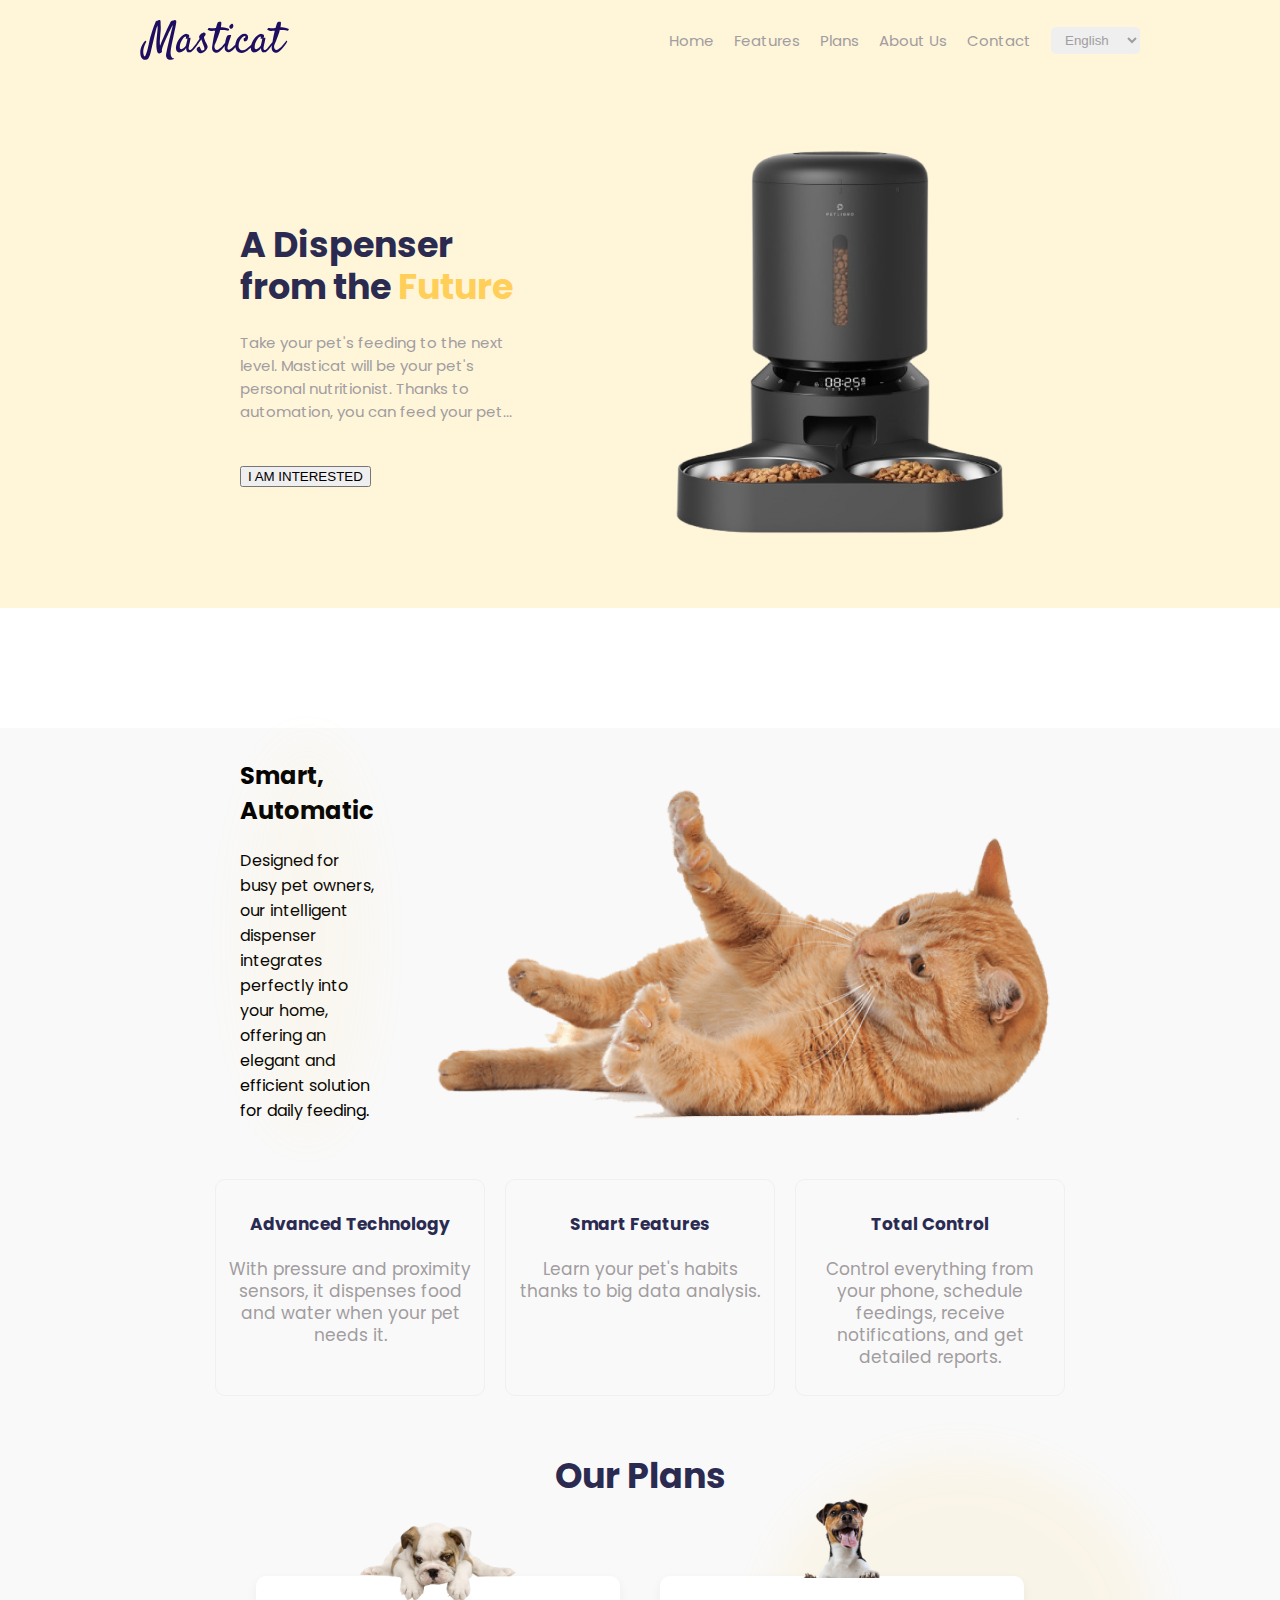
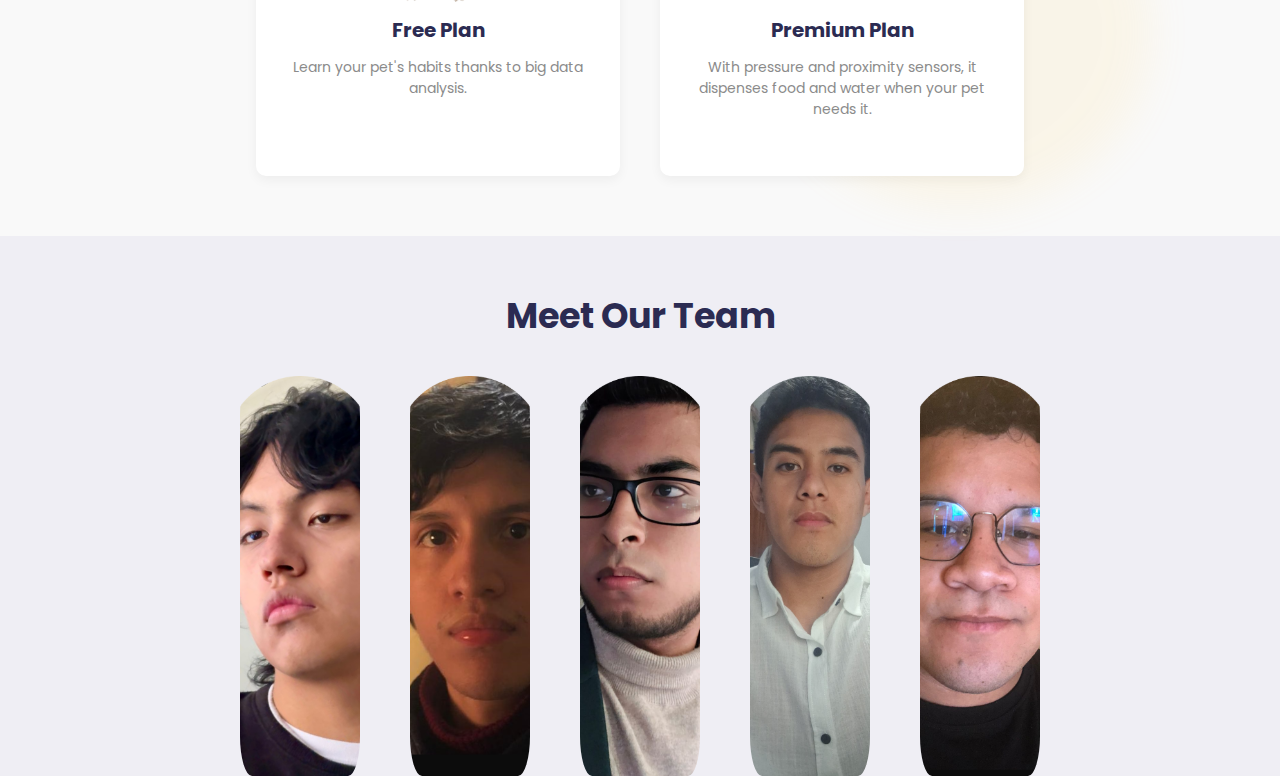
<file: Masticat.html>
<!DOCTYPE html>
<html lang="en">
<head>
    <meta charset="UTF-8">
    <meta name="viewport" content="width=device-width, initial-scale=1.0">
    <title>Masticat - A Dispenser from the Future</title>
    <link rel="stylesheet" href="masticat.css">
    <link rel="preconnect" href="https://fonts.googleapis.com">
    <link rel="preconnect" href="https://fonts.gstatic.com" crossorigin>
    <link href="https://fonts.googleapis.com/css2?family=Poppins:ital,wght@0,100;0,200;0,300;0,400;0,500;0,600;0,700;0,800;0,900;1,100;1,200;1,300;1,400;1,500;1,600;1,700;1,800;1,900&display=swap" rel="stylesheet">
</head>
<body>

<header>
    <nav>
        <div class="logo">
            <img src="/images/logo.svg" alt="Masticat Logo"/>
        </div>
        <div>
            <ul>
                <li><a href="#hero" data-en="Home" data-es="Inicio">Home</a></li>
                <li><a href="#features" data-en="Features" data-es="Características">Features</a></li>
                <li><a href="#plans" data-en="Plans" data-es="Planes">Plans</a></li>
                <li><a href="#team" data-en="About Us" data-es="¿Quiénes somos?">About Us</a></li>
                <li><a href="#contact" data-en="Contact" data-es="Contáctanos">Contact</a></li>
            </ul>
            <select id="language-selector">
                <option value="en">English</option>
                <option value="es">Español</option>
            </select>
        </div>
    </nav>
</header>

<section id="hero">
    <div>
        <div class="hero-text">
            <h1 data-en="A Dispenser from the Future" data-es="Un dispensador del Futuro">A Dispenser from the <span data-en="Future" data-es="Futuro">Future</span></h1>
            <p data-en="Take your pet's feeding to the next level. Masticat will be your pet's personal nutritionist. Thanks to automation, you can feed your pet..."
               data-es="Lleva la alimentación de tu mascota al siguiente nivel. Masticat será el nutricionista personal de tu mascota. Gracias a su automatización podrás alimentar a tu mascota...">
                Take your pet's feeding to the next level. Masticat will be your pet's personal nutritionist. Thanks to automation, you can feed your pet...
            </p>
            <button id="interestedBtn" data-en="I AM INTERESTED" data-es="ME INTERESA">I AM INTERESTED</button>
        </div>
        <img src="/images/dispencer.png" alt="Masticat Dispenser">
    </div>
</section>

<section id="features"></section>
    <div class="features-content">
        <div>
            <h2 data-en="Smart, Automatic" data-es="Inteligente, automático">Smart, Automatic</h2>
            <p data-en="Designed for busy pet owners, our intelligent dispenser integrates perfectly into your home, offering an elegant and efficient solution for daily feeding."
               data-es="Diseñado para dueños de mascotas ocupados, nuestro dispensador inteligente se integra perfectamente en tu hogar, ofreciendo una solución elegante y eficiente para la alimentación diaria.">
                Designed for busy pet owners, our intelligent dispenser integrates perfectly into your home, offering an elegant and efficient solution for daily feeding.
            </p>
        </div>
        <img src="/images/cat.png" alt="Gato relajado">
    </div>
    <div class="feature-cards">
        <div class="card">
            <h4 data-en="Advanced Technology" data-es="Tecnología Avanzada">Advanced Technology</h4>
            <p data-en="With pressure and proximity sensors, it dispenses food and water when your pet needs it."
               data-es="Con sensores de presión y proximidad, dispensa la comida y agua que tu mascota necesita cuando lo necesita.">
                With pressure and proximity sensors, it dispenses food and water when your pet needs it.
            </p>
        </div>
        <div class="card">
            <h4 data-en="Smart Features" data-es="Funcionalidades inteligentes">Smart Features</h4>
            <p data-en="Learn your pet's habits thanks to big data analysis."
               data-es="Aprende los hábitos de tu mascota gracias al uso de big data.">
                Learn your pet's habits thanks to big data analysis.
            </p>
        </div>
        <div class="card">
            <h4 data-en="Total Control" data-es="Control Total">Total Control</h4>
            <p data-en="Control everything from your phone, schedule feedings, receive notifications, and get detailed reports."
               data-es="Controla todo desde tu celular, programa horarios, recibe notificaciones y obtén reportes detallados.">
                Control everything from your phone, schedule feedings, receive notifications, and get detailed reports.
            </p>
        </div>
    </div>
</section>

<section id="plans">
    <h2 data-en="Our Plans" data-es="Conoce nuestros planes">Our Plans</h2>
    <div class="plan-cards">
        <div class="plan-card">
            <img src="/images/sad-dog.png" alt="Plan gratuito">
            <h3 data-en="Free Plan" data-es="Plan Gratuito">Free Plan</h3>
            <p data-en="Learn your pet's habits thanks to big data analysis."
               data-es="Aprende los hábitos de tu mascota gracias al uso de big data.">
                Learn your pet's habits thanks to big data analysis.
            </p>
        </div>
        <div class="plan-card premium">
            <img src="/images/happy-dog.png" alt="Plan Premium">
            <h3 data-en="Premium Plan" data-es="Plan Premium">Premium Plan</h3>
            <p data-en="With pressure and proximity sensors, it dispenses food and water when your pet needs it."
               data-es="Con sensores de presión y proximidad, dispensa la comida y agua que tu mascota necesita cuando lo necesita.">
                With pressure and proximity sensors, it dispenses food and water when your pet needs it.
            </p>
        </div>
    </div>
</section>

<section id="team">
    <h2 data-en="Meet Our Team" data-es="Conoce a nuestro equipo">Meet Our Team</h2>
    <div class="team-members">
        <div class="team-member">
            <img src="/images/users/Jhos.png" alt="Miembro del equipo 1">
        </div>
        <div class="team-member">
            <img src="/images/users/Josef.png" alt="Miembro del equipo 2">
        </div>
        <div class="team-member">
            <img src="/images/users/Leo.png" alt="Miembro del equipo 3">
        </div>
        <div class="team-member">
            <img src="/images/users/Cris.png" alt="Miembro del equipo 4">
        </div>
        <div class="team-member">
            <img src="/images/users/Djalma.png" alt="Miembro del equipo 5">
        </div>
    </div>
</section>

<script src="masticat.js"></script>
</body>
</html>
</file>
<file: masticat.css>
body {
  font-family: "Poppins", sans-serif;
  margin: 0;
  padding: 0;
  background-color: #f9f9f9;
}

header {
  background-color: #fff5d9;
  padding: 20px;
  box-shadow: 0px 4px 6px rgba(0, 0, 0, 0.1);
  nav {
    max-width: 1000px;
    margin: 0 auto;
  }
}

header nav {
  display: flex;
  justify-content: space-between;
  align-items: center;
}

.logo {
  img {
    height: 40px;
  }
}

header nav div {
  display: flex;
  align-items: center;
  gap: 20px;
}

nav ul {
  list-style: none;
  display: flex;
  gap: 20px;
  margin: 0;
}

nav ul li a {
  text-decoration: none;
  font-size: 15px;
  transition: color 0.3s;
  color: #a19da0;
}

nav ul li a:hover {
  color: #ffb800;
}

header select {
  border-radius: 5px;
  padding: 5px 10px;
  color: #a19da0;
  border: none;
}

#hero {
  background-color: #fff5d9;
  padding: 60px 0;
}

#hero > div {
  max-width: 800px;
  margin: 0 auto;
  display: flex;
  align-items: center;
  justify-content: space-between;
}

.hero-text {
  text-align: left;
  max-width: 300px;
}

#hero h1 {
  font-size: 35px;
  line-height: 40px;
  color: #2b2b52;
  line-height: 1.2;
}

#hero h1 span {
  color: #ffcf59;
}

#hero p {
  font-size: 15px;
  color: #a19da0;
  margin-top: 10px;
  margin-bottom: 40px;
}

#hero a {
  margin-top: 20px;
  padding: 10px 20px;
  background-color: #ffcf59;
  color: #1e0e62;
  font-weight: 700;
  font-family: "Poppins";
  border: none;
  cursor: pointer;
  border-radius: 10px;
  text-decoration: none;
}

#hero img {
  max-width: 400px;
  height: auto;
}

#features {
  padding: 60px 0px;
  background-color: #fff;
}

.features-content {
  max-width: 800px;
  margin: 0 auto;
  display: flex;
  align-items: center;
  gap: 20px;
}

#features h2 {
  font-size: 35px;
  line-height: 40px;
  color: #2b2b52;
}

#features p {
  font-size: 15px;
  color: #a19da0;
  margin-top: 10px;
}

.features-content > div {
  max-width: 300px;
  position: relative;
}

.features-content > div:before {
  content: "";
  display: block;
  width: 100%;
  height: 100%;
  background: #ffcf59;
  filter: blur(20px);
  position: absolute;
  border-radius: 100%;
  z-index: 1;
  opacity: 0.05;
}

.features-content {
  margin-bottom: 30px;
}

#features img {
  max-width: calc(100% - 300px);
  height: auto;
  margin-left: 20px; /* Añade espacio entre el texto y la imagen */
}

.feature-cards {
  display: flex;
  justify-content: space-between;
  gap: 20px;
}

.feature-cards {
  max-width: 850px;
  margin: 0 auto;
}

.feature-cards .card h4 {
  font-size: 17px;
  line-height: 22px;
  color: #2b2b52;
  text-align: center;
}

.feature-cards .card p {
  font-size: 17px;
  color: #a19da0;
  line-height: 22px;
  text-align: center;
}

.feature-cards .card {
  border: 1px solid #f0f0f0;
  padding: 10px;
  border-radius: 10px;
  width: 30%;
  transition: all 0.4s ease;
}

.feature-cards .card:hover {
  background: white;
  box-shadow: rgba(0, 0, 0, 0.1) 0px 4px 12px;
}

#plans {
  padding: 60px 20px;
  background-color: #f9f9f9;
  text-align: center;
}

#plans h2 {
  font-size: 35px;
  line-height: 40px;
  color: #2b2b52;
  margin: 0px;
  margin-bottom: 80px;
}

.plan-cards {
  display: flex;
  justify-content: center;
  gap: 40px;
  max-width: 800px;
  margin: 0 auto;
}

.plan-card {
  background-color: #fff;
  padding: 40px 30px;
  border-radius: 10px;
  max-width: 300px;
  width: 100%;
  position: relative;
  box-shadow: rgba(0, 0, 0, 0.05) 0px 4px 12px;
  transition: all 0.4s ease;
  border: 2px solid transparent;
}

.plan-card:hover {
  box-shadow: rgba(0, 0, 0, 0.1) 0px 4px 12px;
  border: 2px solid #e3e5fa;
}

.plan-card img {
  max-width: 160px;
  max-height: 80px;
  height: auto;
  position: absolute;
  left: 0;
  right: 0;
  margin: auto;
}

.plan-card:first-child img {
  top: -56px;
}

.plan-card:last-child img {
  top: -80px;
}

.plan-card h3 {
  font-size: 20px;
  line-height: 25px;
  color: #2b2b52;
  margin: 0;
}

.plan-card p {
  font-size: 14px;
  color: #8b8b8b;
}

#plans {
  position: relative;
}

#plans:before {
  content: "";
  display: block;
  width: 30%;
  height: 80%;
  background: #ffcf59;
  filter: blur(20px);
  position: absolute;
  border-radius: 100%;
  right: 10%;
  z-index: 0;
  opacity: 0.1;
}

#team {
  padding: 60px 0px 0 0;
  background-color: #efeef4;
  text-align: center;
}

#team h2 {
  font-size: 35px;
  line-height: 40px;
  color: #2b2b52;
  margin-top: 0;
  margin-bottom: 40px;
}

.team-members {
  display: flex;
  justify-content: space-between;
  gap: 20px;
  max-width: 800px;
  margin: 0 auto;
  height: 100%;
}

.team-member {
  position: relative;
  height: 100%;
}

.team-member img {
  width: 120px;
  height: 400px;
  object-fit: cover;
  border-radius: 10%;
  margin-bottom: -7px;
}

footer {
  background-color: #2b2b52;
  color: #fff;
  padding: 40px 20px;
}

.footer-content {
  max-width: 850px;
  margin: 0 auto;
  display: flex;
  justify-content: space-between;
  align-items: flex-start;
}

.footer-logo,
.footer-contact {
  width: 45%;
}

.footer-logo h3,
.footer-contact h3 {
  font-size: 20px;
  line-height: 25px;
  margin-bottom: 15px;
}

.footer-logo p {
  font-size: 14px;
  margin-bottom: 19px;
}

.footer-contact p {
  font-size: 14px;
  margin-bottom: 19px;
}

.social-icons a img {
  height: 20px;
  width: fit-content;
}
.social-icons {
  display: flex;
  gap: 10px;
}

.social-icons a:hover {
  color: #ffb800;
}

@media (max-width: 1023px) {
  #hero,
  #features,
  #plans,
  #team {
    padding: 60px 15px;
  }
  #footer {
    padding: 40px 15px;
  }
}

@media (max-width: 768px) {
  .logo {
    margin-bottom: 20px;
  }
  header nav,
  nav ul,
  header nav div {
    flex-direction: column;
  }
  #hero img {
    max-width: 100%;
  }
  nav ul {
    padding-left: 0;
  }
  #hero > div {
    flex-direction: column;
    gap: 40px;
  }
  .features-content {
    flex-direction: column;
    gap: 20px;
  }
  #features img {
    max-width: 300px;
  }
  .feature-cards {
    flex-direction: column;
  }
  .feature-cards .card {
    width: 300px;
    margin: 0 auto;
  }
  .plan-cards {
    flex-direction: column;
    gap: 100px;
  }
  .plan-card {
    margin: 0 auto;
  }
  .team-members {
    flex-direction: column;
    gap: 40px;
  }
  .team-member img {
    width: 300px;
    height: 500px;
  }
  .footer-content {
    flex-direction: column;
    gap: 40px;
  }
  .footer-logo,
  .footer-contact {
    width: 300px;
    margin: 0 auto;
  }
}


.plan-card button{
  padding: 10px 20px;
  background-color: #ffcf59;
  font-weight: 500;
  font-family: "Poppins";
  color: white;
  border: none;
  cursor: pointer;
  border-radius: 10px;
  text-decoration: none;
}

#about-product {
  padding: 80px 0;
  text-align: center;
  background-color: #f9f9f9;
}

#about-product h2 {
  font-size: 2.5rem;
  margin-bottom: 40px;
  color: #333;
}

.video-container {
  max-width: 860px;
  margin: 0 auto;
  padding: 0 20px;
}

.video-container iframe {
  width: 100%;
  aspect-ratio: 16/9;
  border-radius: 10px;
  box-shadow: 0 4px 6px rgba(0, 0, 0, 0.1);
}

@media (max-width: 768px) {
  #about-product h2 {
    font-size: 2rem;
  }
  
  .video-container {
    padding: 0 15px;
  }
}
</file>
